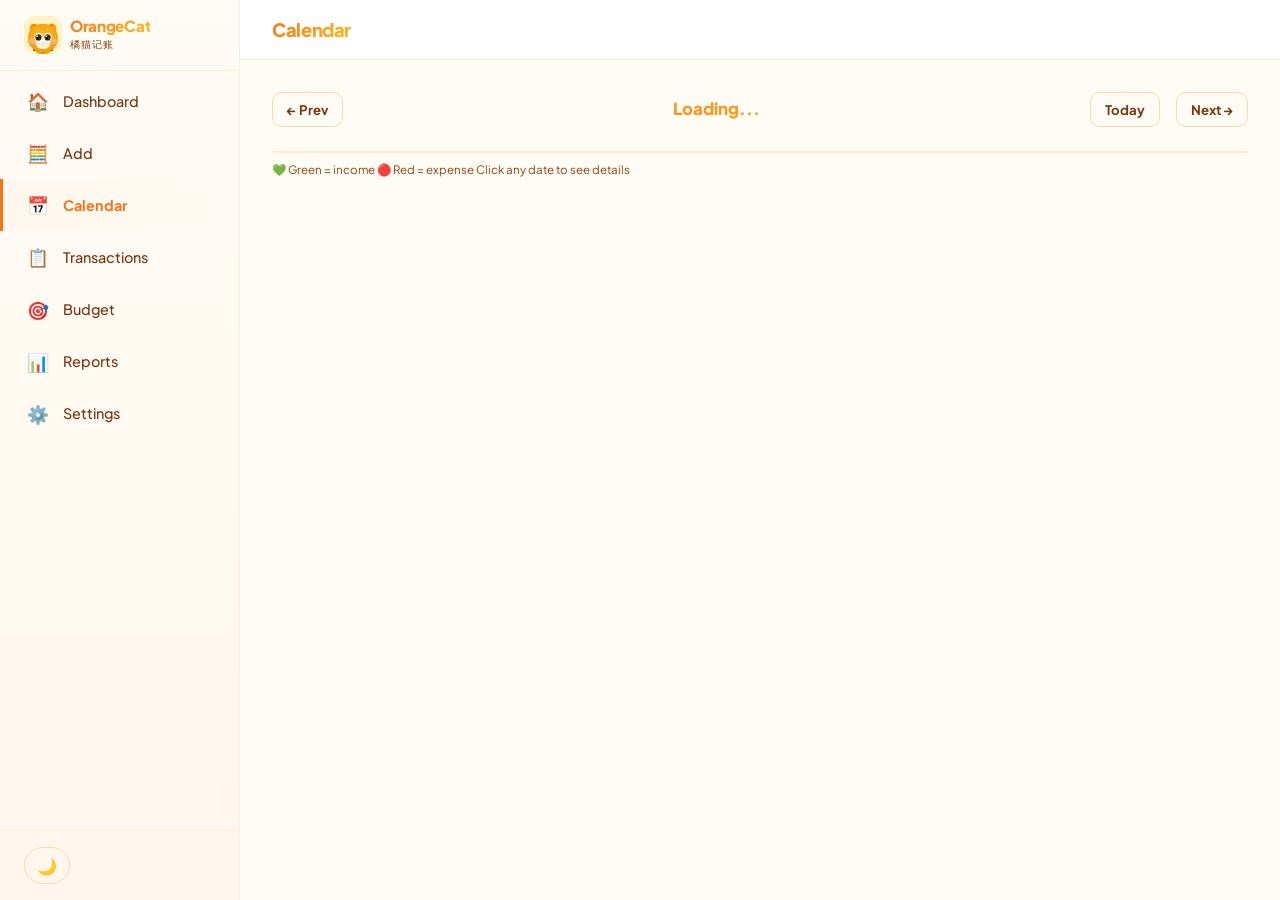
<file: calendar.html>
<!DOCTYPE html>
<html lang="en" data-theme="light">
<head>
  <meta charset="UTF-8">
  <meta name="viewport" content="width=device-width, initial-scale=1.0">
  <title>橘猫记账 OrangeCat Budget — Calendar</title>
  <link rel="icon" type="image/svg+xml" href="assets/icons/favicon.svg">
  <link rel="stylesheet" href="css/style.css">
  <link rel="stylesheet" href="css/calendar.css">
  <link rel="stylesheet" href="css/darkmode.css">
</head>
<body>
<div class="app-shell">

  <aside class="sidebar">
    <div class="sidebar__logo">
      <picture class="sidebar__logo-picture">
        <source srcset="assets/icons/logo-icon-dark.svg" media="(prefers-color-scheme: dark)">
        <img src="assets/icons/logo-icon.svg" alt="橘猫记账" class="sidebar__logo-img" width="38" height="38">
      </picture>
      <div class="sidebar__logo-text-wrap">
        <span class="sidebar__logo-text">OrangeCat</span>
        <span class="sidebar__logo-sub">橘猫记账</span>
      </div>
    </div>
        <nav class="sidebar__nav">
      <a href="index.html"              class="nav-item"><span class="nav-item__icon">🏠</span> <span data-i18n="nav.dashboard">Dashboard</span></a>
      <a href="index.html#calc"         class="nav-item"><span class="nav-item__icon">🧮</span> <span data-i18n="nav.calc">Add</span></a>
      <a href="calendar.html"           class="nav-item active"><span class="nav-item__icon">📅</span> <span data-i18n="nav.calendar">Calendar</span></a>
      <a href="index.html#transactions" class="nav-item"><span class="nav-item__icon">📋</span> <span data-i18n="nav.transactions">Transactions</span></a>
      <a href="budget.html"             class="nav-item"><span class="nav-item__icon">🎯</span> <span data-i18n="nav.budget">Budget</span></a>
      <a href="reports.html"            class="nav-item"><span class="nav-item__icon">📊</span> <span data-i18n="nav.reports">Reports</span></a>
      <a href="settings.html"           class="nav-item"><span class="nav-item__icon">⚙️</span> <span data-i18n="nav.settings">Settings</span></a>
    </nav>
    <div class="sidebar__bottom">
      <button id="theme-toggle"><span id="theme-icon">🌙</span></button>
    </div>
  </aside>

  <main class="main-content">
    <header class="topbar">
      <h1 class="topbar__title" data-i18n="calendar.title">Calendar</h1>
    </header>

    <div class="page-content">
      <div class="section">
        <div class="cal-controls">
          <button class="btn btn--ghost btn--sm" id="cal-prev" data-i18n="calendar.prev">← Prev</button>
          <span id="cal-month-label">Loading...</span>
          <button class="btn btn--ghost btn--sm" id="cal-today" data-i18n="calendar.today">Today</button>
          <button class="btn btn--ghost btn--sm" id="cal-next" data-i18n="calendar.next">Next →</button>
        </div>
        <div class="cal-grid-wrapper">
          <div id="calendar-grid"></div>
        </div>
        <p class="muted" style="margin-top:var(--space-sm);font-size:.72rem" data-i18n="calendar.legend">
          💚 Green = income   🔴 Red = expense   Click any date to see details
        </p>
      </div>
    </div>
  </main>

  <!-- Day detail panel -->
  <div class="day-detail" id="day-detail">
    <div class="day-detail__header">
      <h3 class="day-detail__date" id="day-detail-date">—</h3>
      <button class="icon-btn" id="day-detail-close">✕</button>
    </div>
    <div id="day-detail-body"></div>
  </div>

</div>

<!-- Mobile nav -->
<nav class="mobile-nav">
    <div class="mobile-nav__items">
    <a href="index.html"      class="mobile-nav__item"><span class="mobile-nav__item__icon">🏠</span> <span data-i18n="nav.home">Home</span></a>
    <a href="index.html#calc" class="mobile-nav__item"><span class="mobile-nav__item__icon">🧮</span> <span data-i18n="nav.calc">Add</span></a>
    <a href="budget.html"     class="mobile-nav__item"><span class="mobile-nav__item__icon">🎯</span> <span data-i18n="nav.budget">Budget</span></a>
    <a href="reports.html"    class="mobile-nav__item"><span class="mobile-nav__item__icon">📊</span> <span data-i18n="nav.reports">Reports</span></a>
    <a href="settings.html"   class="mobile-nav__item"><span class="mobile-nav__item__icon">⚙️</span> <span data-i18n="nav.settings">Settings</span></a>
  </div>
</nav>

<script type="module">
import { initApp, applyToDOM } from './js/app.js';
import { initCalendar }        from './js/calendar.js';

await initApp();
await initCalendar();

document.addEventListener('langchange', async () => {
  applyToDOM();
  await initCalendar();
});
</script>
</body>
</html>
</file>
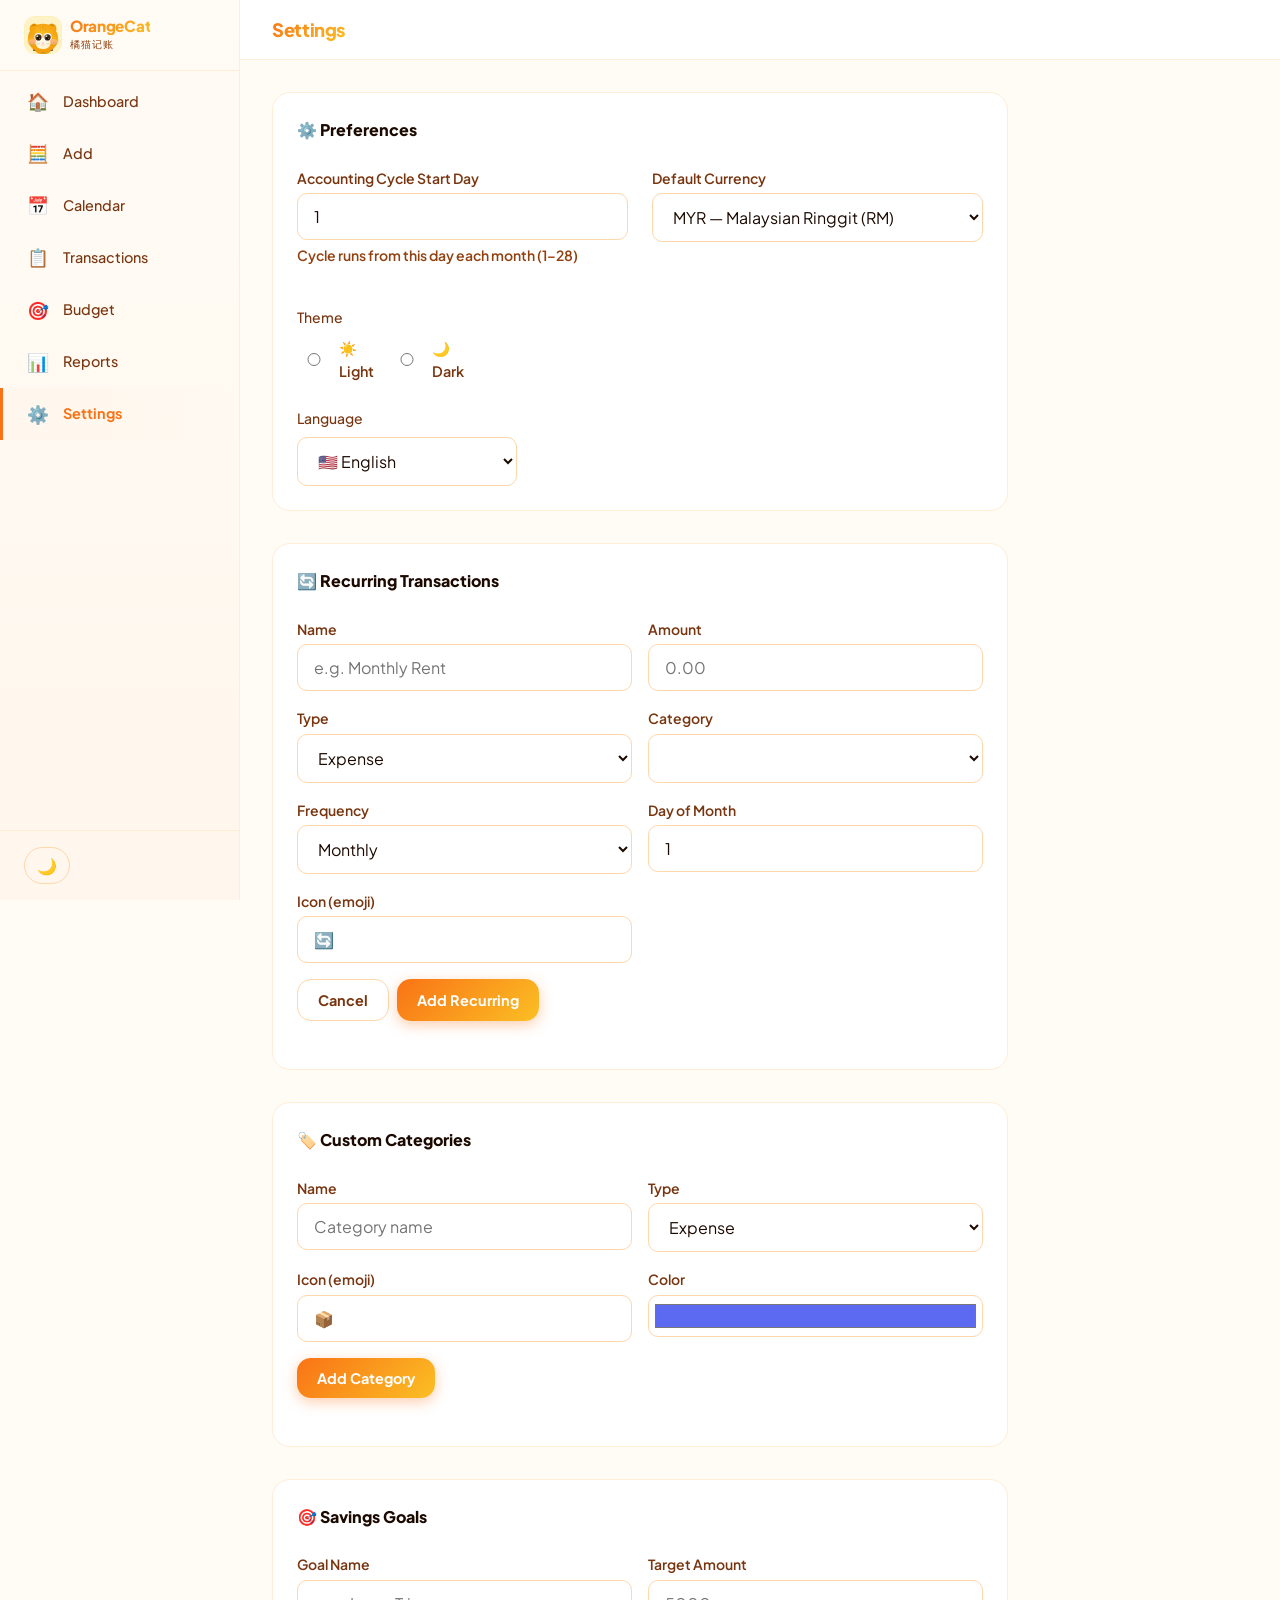
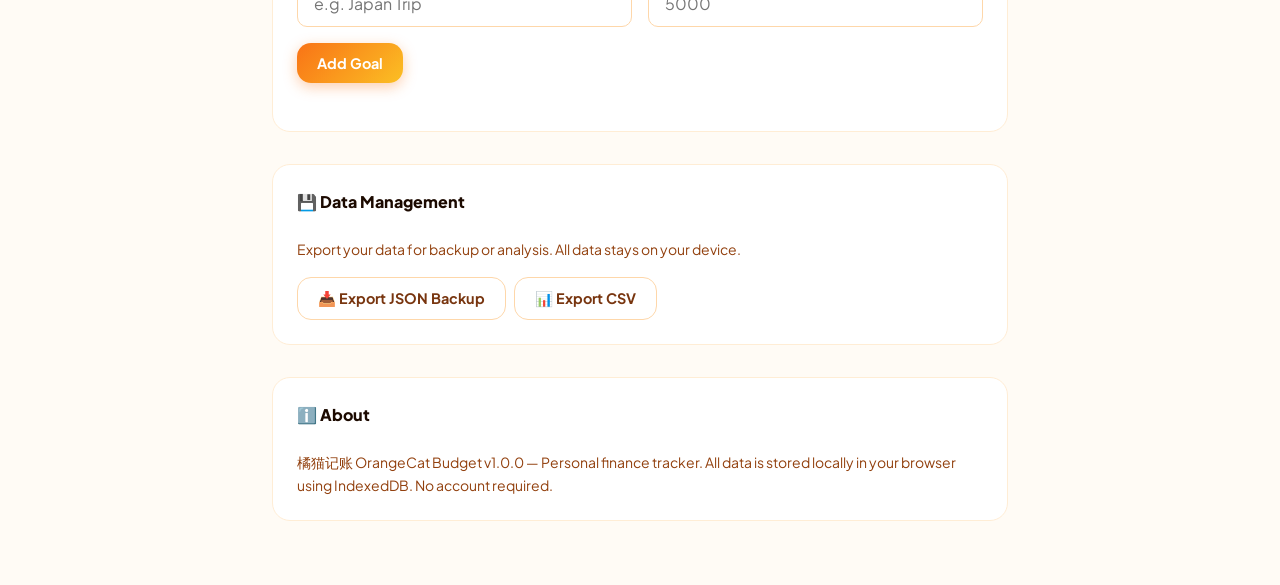
<file: settings.html>
<!DOCTYPE html>
<html lang="en" data-theme="light">
<head>
  <meta charset="UTF-8">
  <meta name="viewport" content="width=device-width, initial-scale=1.0">
  <title>橘猫记账 OrangeCat Budget — Settings</title>
  <link rel="icon" type="image/svg+xml" href="assets/icons/favicon.svg">
  <link rel="stylesheet" href="css/style.css">
  <link rel="stylesheet" href="css/reports.css">
  <link rel="stylesheet" href="css/darkmode.css">
</head>
<body>
<div class="app-shell">

  <aside class="sidebar">
    <div class="sidebar__logo">
      <picture class="sidebar__logo-picture"><source srcset="assets/icons/logo-icon-dark.svg" media="(prefers-color-scheme: dark)"><img src="assets/icons/logo-icon.svg" alt="橘猫记账" class="sidebar__logo-img" width="40" height="40"></picture>
      <div class="sidebar__logo-text-wrap">
        <span class="sidebar__logo-text">OrangeCat</span>
        <span class="sidebar__logo-sub">橘猫记账</span>
      </div>
    </div>
        <nav class="sidebar__nav">
      <a href="index.html"              class="nav-item"><span class="nav-item__icon">🏠</span> <span data-i18n="nav.dashboard">Dashboard</span></a>
      <a href="index.html#calc"         class="nav-item"><span class="nav-item__icon">🧮</span> <span data-i18n="nav.calc">Add</span></a>
      <a href="calendar.html"           class="nav-item"><span class="nav-item__icon">📅</span> <span data-i18n="nav.calendar">Calendar</span></a>
      <a href="index.html#transactions" class="nav-item"><span class="nav-item__icon">📋</span> <span data-i18n="nav.transactions">Transactions</span></a>
      <a href="budget.html"             class="nav-item"><span class="nav-item__icon">🎯</span> <span data-i18n="nav.budget">Budget</span></a>
      <a href="reports.html"            class="nav-item"><span class="nav-item__icon">📊</span> <span data-i18n="nav.reports">Reports</span></a>
      <a href="settings.html"           class="nav-item active"><span class="nav-item__icon">⚙️</span> <span data-i18n="nav.settings">Settings</span></a>
    </nav>
    <div class="sidebar__bottom">
      <button id="theme-toggle"><span id="theme-icon">🌙</span></button>
    </div>
  </aside>

  <main class="main-content">
    <header class="topbar">
      <h1 class="topbar__title" data-i18n="settings.title">Settings</h1>
    </header>

    <div class="page-content" style="max-width:800px">

      <!-- Preferences -->
      <div class="settings-section">
        <h3 class="settings-section__title" data-i18n="settings.preferences">⚙️ Preferences</h3>

        <div class="grid-2" style="gap:var(--space-lg)">
          <div>
            <label style="margin-bottom:var(--space-md)"><span data-i18n="settings.cycleStartLabel">Accounting Cycle Start Day</span>
              <input type="number" id="cycle-start-day" class="field" min="1" max="28" value="1">
              <small class="muted"><span data-i18n="settings.cycleStartHint">Cycle runs from this day each month (1–28)</span></small>
            </label>
          </div>
          <div>
            <label><span data-i18n="settings.currencyLabel">Default Currency</span>
              <select id="currency-select" class="field">
                <option value="MYR">MYR — Malaysian Ringgit (RM)</option>
                <option value="USD">USD — US Dollar ($)</option>
                <option value="EUR">EUR — Euro (€)</option>
                <option value="SGD">SGD — Singapore Dollar (S$)</option>
                <option value="GBP">GBP — British Pound (£)</option>
              </select>
            </label>
          </div>
        </div>

        <div style="margin-top:var(--space-lg)">
          <p style="font-size:0.875rem;font-weight:500;color:var(--color-text-secondary);margin-bottom:var(--space-sm)">Theme</p>
          <div style="display:flex;gap:var(--space-md)">
            <label style="flex-direction:row;align-items:center;gap:var(--space-sm);font-size:0.9rem;cursor:pointer">
              <input type="radio" name="theme" value="light"> <span data-i18n="settings.themeLight">☀️ Light</span>
            </label>
            <label style="flex-direction:row;align-items:center;gap:var(--space-sm);font-size:0.9rem;cursor:pointer">
              <input type="radio" name="theme" value="dark"> <span data-i18n="settings.themeDark">🌙 Dark</span>
            </label>
          </div>
        </div>

        <div style="margin-top:var(--space-lg)">
          <p style="font-size:0.875rem;font-weight:500;color:var(--color-text-secondary);margin-bottom:var(--space-sm)" data-i18n="settings.languageLabel">Language</p>
          <select id="lang-select" class="field" style="max-width:220px">
            <option value="en">🇺🇸 English</option>
            <option value="zh-CN">🇨🇳 简体中文</option>
          </select>
        </div>
      </div>

      <!-- Recurring Transactions -->
      <div class="settings-section">
        <h3 class="settings-section__title" data-i18n="settings.recurring">🔄 Recurring Transactions</h3>

        <form id="recurring-form" style="margin-bottom:var(--space-lg)">
          <div class="grid-2" style="gap:var(--space-md);margin-bottom:var(--space-md)">
            <label><span data-i18n="settings.recName">Name</span> <input type="text" id="rec-name" class="field" data-i18n-placeholder="settings.recNamePlaceholder" placeholder="e.g. Monthly Rent"></label>
            <label><span data-i18n="settings.recAmount">Amount</span> <input type="number" id="rec-amount" class="field" placeholder="0.00" step="0.01" min="0"></label>
            <label><span data-i18n="settings.recType">Type</span>
              <select id="rec-type" class="field">
                <option value="expense" data-i18n="settings.recTypeExpense">Expense</option>
                <option value="income" data-i18n="settings.recTypeIncome">Income</option>
                <option value="savings" data-i18n="settings.recTypeSavings">Savings</option>
              </select>
            </label>
            <label><span data-i18n="settings.recCategory">Category</span> <select id="rec-category" class="field"></select></label>
            <label><span data-i18n="settings.recFrequency">Frequency</span>
              <select id="rec-frequency" class="field">
                <option value="monthly" data-i18n="settings.recFreqMonthly">Monthly</option>
                <option value="weekly" data-i18n="settings.recFreqWeekly">Weekly</option>
              </select>
            </label>
            <label><span data-i18n="settings.recDayOfMonth">Day of Month</span>
              <input type="number" id="rec-day-of-month" class="field" min="1" max="28" value="1">
            </label>
            <label><span data-i18n="settings.recIcon">Icon (emoji)</span>
              <input type="text" id="rec-icon" class="field" placeholder="🔄" maxlength="4">
            </label>
          </div>
          <div style="display:flex;gap:var(--space-sm)">
            <button type="button" class="btn btn--ghost" id="rec-cancel" data-i18n="settings.recCancel">Cancel</button>
            <button type="submit" class="btn btn--primary" data-i18n="settings.recAdd">Add Recurring</button>
          </div>
        </form>

        <div id="recurring-list"></div>
      </div>

      <!-- Custom Categories -->
      <div class="settings-section">
        <h3 class="settings-section__title" data-i18n="settings.categories">🏷️ Custom Categories</h3>

        <form id="cat-form" style="margin-bottom:var(--space-lg)">
          <div class="grid-2" style="gap:var(--space-md);margin-bottom:var(--space-md)">
            <label><span data-i18n="settings.catName">Name</span> <input type="text" id="cat-name" class="field" data-i18n-placeholder="settings.catNamePlaceholder" placeholder="Category name"></label>
            <label><span data-i18n="settings.catType">Type</span>
              <select id="cat-type" class="field">
                <option value="expense" data-i18n="settings.recTypeExpense">Expense</option>
                <option value="income" data-i18n="settings.recTypeIncome">Income</option>
                <option value="savings" data-i18n="settings.recTypeSavings">Savings</option>
              </select>
            </label>
            <label><span data-i18n="settings.catIcon">Icon (emoji)</span> <input type="text" id="cat-icon" class="field" placeholder="📦" maxlength="4"></label>
            <label><span data-i18n="settings.catColor">Color</span> <input type="color" id="cat-color" class="field" value="#5B6AF0" style="height:42px;padding:4px"></label>
          </div>
          <button type="submit" class="btn btn--primary" data-i18n="settings.catAdd">Add Category</button>
        </form>

        <div id="categories-list"></div>
      </div>

      <!-- Savings Goals -->
      <div class="settings-section">
        <h3 class="settings-section__title" data-i18n="settings.savingsGoals">🎯 Savings Goals</h3>

        <form id="goal-form" style="margin-bottom:var(--space-lg)">
          <div class="grid-2" style="gap:var(--space-md);margin-bottom:var(--space-md)">
            <label><span data-i18n="settings.goalName">Goal Name</span> <input type="text" id="goal-name" class="field" data-i18n-placeholder="settings.goalNamePlaceholder" placeholder="e.g. Japan Trip"></label>
            <label><span data-i18n="settings.goalTarget">Target Amount</span> <input type="number" id="goal-target" class="field" placeholder="5000" min="0" step="0.01"></label>
          </div>
          <button type="submit" class="btn btn--primary" data-i18n="settings.goalAdd">Add Goal</button>
        </form>

        <div id="goals-list"></div>
      </div>

      <!-- Data Management -->
      <div class="settings-section">
        <h3 class="settings-section__title" data-i18n="settings.dataManagement">💾 Data Management</h3>
        <p class="muted" style="margin-bottom:var(--space-md)" data-i18n="settings.dataHint">Export your data for backup or analysis. All data stays on your device.</p>
        <div style="display:flex;gap:var(--space-sm);flex-wrap:wrap">
          <button class="btn btn--ghost" id="export-btn" data-i18n="settings.exportJson">📥 Export JSON Backup</button>
          <button class="btn btn--ghost" id="export-csv-btn" data-i18n="settings.exportCsv">📊 Export CSV</button>
        </div>
      </div>

      <!-- About -->
      <div class="settings-section">
        <h3 class="settings-section__title" data-i18n="settings.about">ℹ️ About</h3>
        <p class="muted">橘猫记账 OrangeCat Budget v1.0.0 — Personal finance tracker. All data is stored locally in your browser using IndexedDB. No account required.</p>
      </div>

    </div>
  </main>
</div>

<nav class="mobile-nav">
    <div class="mobile-nav__items">
    <a href="index.html"      class="mobile-nav__item"><span class="mobile-nav__item__icon">🏠</span> <span data-i18n="nav.home">Home</span></a>
    <a href="index.html#calc" class="mobile-nav__item"><span class="mobile-nav__item__icon">🧮</span> <span data-i18n="nav.calc">Add</span></a>
    <a href="budget.html"     class="mobile-nav__item"><span class="mobile-nav__item__icon">🎯</span> <span data-i18n="nav.budget">Budget</span></a>
    <a href="reports.html"    class="mobile-nav__item"><span class="mobile-nav__item__icon">📊</span> <span data-i18n="nav.reports">Reports</span></a>
    <a href="settings.html"   class="mobile-nav__item active"><span class="mobile-nav__item__icon">⚙️</span> <span data-i18n="nav.settings">Settings</span></a>
  </div>
</nav>

<script type="module">
import { initApp, applyToDOM } from './js/app.js';
import { initSettings } from './js/settings.js';
import { initRecurring } from './js/recurring.js';

await initApp();
await initSettings();
await initRecurring();

document.addEventListener('langchange', async () => {
  applyToDOM();
  await initSettings();
  await initRecurring();
});
</script>
</body>
</html>
</file>
<file: css/style.css>
/* ============================================================
   style.css — OrangeCat Budget · Orange Gradient Design System
   ============================================================ */

@import url('https://fonts.googleapis.com/css2?family=Plus+Jakarta+Sans:wght@400;500;600;700;800&family=JetBrains+Mono:wght@400;500&display=swap');

/* ═══ DESIGN TOKENS — LIGHT ═════════════════════════════════ */
:root {
  /* Orange palette */
  --o50:  #FFF7ED; --o100: #FFEDD5; --o200: #FED7AA;
  --o300: #FDBA74; --o400: #FB923C; --o500: #F97316;
  --o600: #EA580C; --o700: #C2410C;
  --a400: #FBBF24; --a500: #F59E0B;

  /* Brand */
  --color-primary:       #F97316;
  --color-primary-hover: #EA580C;
  --color-primary-light: #FFF7ED;

  /* Gradients */
  --grad-primary:  linear-gradient(135deg,#F97316 0%,#FBBF24 100%);
  --grad-hero:     linear-gradient(160deg,#F97316 0%,#FBBF24 55%,#FDE68A 100%);
  --grad-warm:     linear-gradient(135deg,#FB923C 0%,#F59E0B 100%);
  --grad-card:     linear-gradient(135deg,#FFF7ED 0%,#FFEDD5 100%);
  --grad-sidebar:  linear-gradient(180deg,#FFFBF5 0%,#FFF7ED 100%);

  /* Surfaces */
  --color-bg:             #FFFBF5;
  --color-surface:        #FFFFFF;
  --color-surface-alt:    #FFF7ED;
  --color-border:         #FED7AA;
  --color-border-subtle:  #FFEDD5;

  /* Text */
  --color-text:           #1C0A00;
  --color-text-secondary: #78350F;
  --color-text-muted:     #92400E;

  /* Semantic */
  --color-income:     #16A34A; --color-income-bg:  #F0FDF4;
  --color-expense:    #DC2626; --color-expense-bg: #FEF2F2;
  --color-savings:    #2563EB; --color-savings-bg: #EFF6FF;

  /* Shadows */
  --shadow-sm: 0 1px 4px rgba(249,115,22,.08);
  --shadow-md: 0 4px 16px rgba(249,115,22,.13);
  --shadow-lg: 0 10px 40px rgba(249,115,22,.16);
  --shadow-glow: 0 0 24px rgba(249,115,22,.28);

  /* Shape */
  --radius-sm:   10px; --radius-md:  14px;
  --radius-lg:   18px; --radius-xl:  24px;
  --radius-2xl:  32px; --radius-full:9999px;

  /* Space */
  --space-xs:4px; --space-sm:8px; --space-md:16px;
  --space-lg:24px;--space-xl:32px;--space-2xl:48px;

  /* Type */
  --font-body: 'Plus Jakarta Sans',-apple-system,sans-serif;
  --font-mono: 'JetBrains Mono',monospace;

  /* Motion */
  --transition:     200ms ease;
  --transition-slow:350ms ease;
  --spring: cubic-bezier(.34,1.56,.64,1);

  /* Layout */
  --nav-width: 240px;
  --topbar-h:  60px;
}

/* ═══ DESIGN TOKENS — DARK ══════════════════════════════════ */
[data-theme="dark"] {
  --color-bg:            #150800;
  --color-surface:       #1E0E00;
  --color-surface-alt:   #2A1500;
  --color-border:        #7C2D12;
  --color-border-subtle: #431407;

  --color-text:           #FFF7ED;
  --color-text-secondary: #FDBA74;
  --color-text-muted:     #FB923C;

  --color-primary:       #FB923C;
  --color-primary-hover: #F97316;
  --color-primary-light: #431407;

  --grad-primary:  linear-gradient(135deg,#EA580C 0%,#D97706 100%);
  --grad-hero:     linear-gradient(160deg,#C2410C 0%,#D97706 55%,#92400E 100%);
  --grad-card:     linear-gradient(135deg,#1E0E00 0%,#2A1500 100%);
  --grad-sidebar:  linear-gradient(180deg,#1E0E00 0%,#150800 100%);

  --color-income:     #4ADE80; --color-income-bg:  #052E16;
  --color-expense:    #F87171; --color-expense-bg: #2D0A0A;
  --color-savings:    #60A5FA; --color-savings-bg: #0C1A35;

  --shadow-sm: 0 1px 4px rgba(0,0,0,.4);
  --shadow-md: 0 4px 16px rgba(0,0,0,.5);
  --shadow-lg: 0 10px 40px rgba(0,0,0,.6);
}

/* ═══ RESET ══════════════════════════════════════════════════ */
*,*::before,*::after{box-sizing:border-box;margin:0;padding:0}
html{font-size:16px;-webkit-font-smoothing:antialiased;-webkit-tap-highlight-color:transparent}
body{font-family:var(--font-body);background:var(--color-bg);color:var(--color-text);line-height:1.6;min-height:100dvh;transition:background var(--transition-slow),color var(--transition-slow)}
a{color:var(--color-primary);text-decoration:none}
a:hover{text-decoration:underline}
img,video{max-width:100%;display:block}
button{cursor:pointer;font-family:inherit;-webkit-tap-highlight-color:transparent}
input,select,textarea{
  font-family:inherit;font-size:1rem;color:var(--color-text);
  background:var(--color-surface);border:1.5px solid var(--color-border);
  border-radius:var(--radius-sm);padding:12px 16px;
  transition:border-color var(--transition),box-shadow var(--transition);
  width:100%;outline:none
}
input:focus,select:focus,textarea:focus{
  border-color:var(--color-primary);
  box-shadow:0 0 0 3px rgba(249,115,22,.15)
}
label{display:flex;flex-direction:column;gap:var(--space-xs);font-size:.875rem;font-weight:600;color:var(--color-text-secondary)}

/* ═══ SHELL ══════════════════════════════════════════════════ */
.app-shell{display:flex;min-height:100dvh}

/* ── Sidebar ─────────────────────────────────────────────── */
.sidebar{
  width:var(--nav-width);
  background:var(--grad-sidebar);
  border-right:1.5px solid var(--color-border-subtle);
  display:flex;flex-direction:column;
  position:fixed;top:0;left:0;height:100dvh;
  z-index:100;transition:transform var(--transition-slow)
}

.sidebar__logo{
  padding:var(--space-md) var(--space-lg);
  border-bottom:1px solid var(--color-border-subtle);
  display:flex;align-items:center;gap:var(--space-sm)
}

.sidebar__logo-img{
  width:38px;height:38px;border-radius:11px;
  flex-shrink:0;object-fit:contain;
  transition:transform var(--transition)
}
.sidebar__logo-img:hover{transform:scale(1.1) rotate(-4deg)}

.sidebar__logo-text-wrap{display:flex;flex-direction:column;gap:1px}

.sidebar__logo-text{
  font-size:.95rem;font-weight:800;letter-spacing:-.02em;line-height:1.2;
  background:var(--grad-primary);
  -webkit-background-clip:text;-webkit-text-fill-color:transparent;background-clip:text
}
.sidebar__logo-sub{font-size:.65rem;font-weight:500;color:var(--color-text-muted);letter-spacing:.1em}

.sidebar__nav{flex:1;padding:var(--space-xs) 0;overflow-y:auto}

.nav-item{
  display:flex;align-items:center;gap:var(--space-md);
  padding:12px var(--space-lg);
  color:var(--color-text-secondary);font-weight:500;font-size:.9rem;
  transition:all var(--transition);border-left:3px solid transparent;
  text-decoration:none
}
.nav-item:hover{background:var(--color-surface-alt);color:var(--color-primary);text-decoration:none}
.nav-item.active{
  background:linear-gradient(90deg,var(--o50) 0%,transparent 100%);
  color:var(--color-primary);border-left-color:var(--color-primary);font-weight:700
}
[data-theme="dark"] .nav-item.active{background:linear-gradient(90deg,rgba(249,115,22,.15) 0%,transparent 100%)}
.nav-item__icon{font-size:1.1rem;width:20px;text-align:center}

.sidebar__bottom{padding:var(--space-md) var(--space-lg);border-top:1px solid var(--color-border-subtle)}

/* ── Main ────────────────────────────────────────────────── */
.main-content{margin-left:var(--nav-width);flex:1;display:flex;flex-direction:column;min-height:100dvh}

/* ── Topbar ──────────────────────────────────────────────── */
.topbar{
  height:var(--topbar-h);
  background:rgba(255,255,255,.92);
  border-bottom:1px solid var(--color-border-subtle);
  display:flex;align-items:center;justify-content:space-between;
  padding:0 var(--space-xl);
  position:sticky;top:0;z-index:50;
  backdrop-filter:blur(16px);-webkit-backdrop-filter:blur(16px)
}
[data-theme="dark"] .topbar{background:rgba(30,14,0,.92)}

.topbar__title{
  font-size:1.15rem;font-weight:800;letter-spacing:-.02em;
  background:var(--grad-primary);
  -webkit-background-clip:text;-webkit-text-fill-color:transparent;background-clip:text
}
.topbar__actions{display:flex;align-items:center;gap:var(--space-sm)}

/* ── Page content ────────────────────────────────────────── */
.page-content{padding:var(--space-xl);max-width:1200px;width:100%}

/* ═══ CARDS ══════════════════════════════════════════════════ */
.card{
  background:var(--color-surface);
  border:1.5px solid var(--color-border-subtle);
  border-radius:var(--radius-lg);padding:var(--space-lg);
  box-shadow:var(--shadow-sm);
  transition:box-shadow var(--transition),transform var(--transition)
}
.card:hover{box-shadow:var(--shadow-md)}

.card__label{font-size:.72rem;font-weight:700;text-transform:uppercase;letter-spacing:.07em;color:var(--color-text-muted);margin-bottom:var(--space-xs)}
.card__amount{font-size:1.7rem;font-weight:800;letter-spacing:-.03em;font-family:var(--font-mono)}

/* Coloured summary cards */
.card--income {background:linear-gradient(135deg,#F0FDF4 0%,#DCFCE7 100%);border-color:#86EFAC}
.card--expense{background:linear-gradient(135deg,#FEF2F2 0%,#FEE2E2 100%);border-color:#FCA5A5}
.card--savings{background:linear-gradient(135deg,#EFF6FF 0%,#DBEAFE 100%);border-color:#93C5FD}
.card--balance{background:var(--grad-card);border-color:var(--color-border)}

[data-theme="dark"] .card--income {background:linear-gradient(135deg,#052E16 0%,#14532D 100%);border-color:#166534}
[data-theme="dark"] .card--expense{background:linear-gradient(135deg,#2D0A0A 0%,#450A0A 100%);border-color:#7F1D1D}
[data-theme="dark"] .card--savings{background:linear-gradient(135deg,#0C1A35 0%,#1E3A5F 100%);border-color:#1E40AF}

.card--income  .card__amount{color:var(--color-income)}
.card--expense .card__amount{color:var(--color-expense)}
.card--savings .card__amount{color:var(--color-savings)}
.card--balance .card__amount{color:var(--color-text)}

.summary-grid{
  display:grid;
  grid-template-columns:repeat(auto-fit,minmax(180px,1fr));
  gap:var(--space-md);margin-bottom:var(--space-xl)
}

/* ═══ BUTTONS ════════════════════════════════════════════════ */
.btn{
  display:inline-flex;align-items:center;justify-content:center;
  gap:var(--space-xs);padding:11px 20px;border-radius:var(--radius-md);
  font-size:.9rem;font-weight:700;border:none;
  transition:all var(--transition);white-space:nowrap;
  -webkit-tap-highlight-color:transparent
}

.btn--primary{
  background:var(--grad-primary);color:#fff;
  box-shadow:0 4px 14px rgba(249,115,22,.35)
}
.btn--primary:hover{
  filter:brightness(1.05);transform:translateY(-2px);
  box-shadow:0 6px 20px rgba(249,115,22,.45)
}
.btn--primary:active{transform:translateY(0);filter:brightness(.97)}

.btn--ghost{
  background:transparent;color:var(--color-text-secondary);
  border:1.5px solid var(--color-border)
}
.btn--ghost:hover{background:var(--color-surface-alt);color:var(--color-primary);border-color:var(--color-primary)}

.btn--sm{padding:8px 14px;font-size:.825rem;border-radius:var(--radius-sm)}

.icon-btn{
  background:transparent;border:none;
  padding:6px;font-size:1rem;border-radius:var(--radius-sm);
  transition:all var(--transition);color:var(--color-text-muted);
  min-width:38px;min-height:38px;
  display:inline-flex;align-items:center;justify-content:center
}
.icon-btn:hover{background:var(--color-surface-alt);color:var(--color-primary)}

/* ═══ SECTIONS ═══════════════════════════════════════════════ */
.section{margin-bottom:var(--space-xl)}
.section__header{display:flex;align-items:center;justify-content:space-between;margin-bottom:var(--space-md)}
.section__title{font-size:1rem;font-weight:800;letter-spacing:-.01em}

/* ═══ TRANSACTION ROWS ═══════════════════════════════════════ */
.tx-row{
  display:flex;align-items:center;gap:var(--space-md);
  padding:13px 0;border-bottom:1px solid var(--color-border-subtle)
}
.tx-row:last-child{border-bottom:none}

.tx-row__icon{
  font-size:1.35rem;width:44px;height:44px;
  display:flex;align-items:center;justify-content:center;
  background:var(--color-surface-alt);border-radius:var(--radius-md);flex-shrink:0
}
.tx-row__info{flex:1;min-width:0}
.tx-row__desc{display:block;font-weight:600;font-size:.9rem;white-space:nowrap;overflow:hidden;text-overflow:ellipsis}
.tx-row__meta{display:block;font-size:.75rem;color:var(--color-text-muted)}
.tx-row__amount{font-weight:700;font-family:var(--font-mono);font-size:.9rem;white-space:nowrap}

.tx--income  .tx-row__amount{color:var(--color-income)}
.tx--expense .tx-row__amount{color:var(--color-expense)}
.tx--savings .tx-row__amount{color:var(--color-savings)}

/* ═══ TAGS / BADGES ══════════════════════════════════════════ */
.tag{
  display:inline-block;padding:3px 10px;border-radius:var(--radius-full);
  font-size:.68rem;font-weight:700;text-transform:uppercase;letter-spacing:.05em;
  background:var(--color-surface-alt);color:var(--color-text-muted)
}
.tag--income {background:var(--color-income-bg);color:var(--color-income)}
.tag--expense{background:var(--color-expense-bg);color:var(--color-expense)}
.tag--savings{background:var(--color-savings-bg);color:var(--color-savings)}

.badge{display:inline-block;padding:3px 10px;border-radius:var(--radius-full);font-size:.68rem;font-weight:700;background:var(--color-surface-alt);color:var(--color-text-secondary)}
.badge--urgent{background:#FEE2E2;color:#DC2626}
.badge--soon  {background:#FEF3C7;color:#D97706}

/* ═══ PROGRESS BAR ═══════════════════════════════════════════ */
.progress-bar{height:8px;background:var(--color-border-subtle);border-radius:var(--radius-full);overflow:hidden}
.progress-bar__fill{height:100%;background:var(--grad-primary);border-radius:var(--radius-full);transition:width .7s var(--spring)}

/* ═══ EMPTY STATE ════════════════════════════════════════════ */
.empty-state{text-align:center;padding:var(--space-2xl) var(--space-xl);color:var(--color-text-muted)}
.empty-state__icon{font-size:2.8rem;display:block;margin-bottom:var(--space-sm)}
.empty-state p{font-size:.9rem}

/* ═══ MODAL / BOTTOM SHEET ═══════════════════════════════════ */
.modal{
  display:none;position:fixed;inset:0;
  background:rgba(28,10,0,.55);z-index:200;
  align-items:center;justify-content:center;
  padding:var(--space-md);backdrop-filter:blur(6px)
}
.modal--open{display:flex}

.modal__box{
  background:var(--color-surface);border-radius:var(--radius-xl);
  padding:var(--space-xl);width:100%;max-width:480px;
  box-shadow:var(--shadow-lg);
  animation:modal-in .25s var(--spring);
  border:1px solid var(--color-border-subtle)
}
@keyframes modal-in{from{opacity:0;transform:scale(.92) translateY(16px)}to{opacity:1;transform:scale(1) translateY(0)}}

.modal__header{display:flex;align-items:center;justify-content:space-between;margin-bottom:var(--space-lg)}
.modal__title{font-size:1.1rem;font-weight:800}
.modal__close{
  font-size:1rem;background:var(--color-surface-alt);border:none;cursor:pointer;
  color:var(--color-text-muted);width:32px;height:32px;border-radius:var(--radius-full);
  display:flex;align-items:center;justify-content:center;transition:all var(--transition)
}
.modal__close:hover{background:var(--color-border);color:var(--color-text)}

/* ═══ TOAST ══════════════════════════════════════════════════ */
#toast-container{position:fixed;bottom:var(--space-xl);right:var(--space-xl);z-index:999;display:flex;flex-direction:column;gap:var(--space-sm)}

.toast{
  padding:12px 20px;background:var(--color-text);color:var(--color-bg);
  border-radius:var(--radius-md);font-size:.875rem;font-weight:600;
  box-shadow:var(--shadow-lg);opacity:0;transform:translateX(16px);
  transition:opacity var(--transition),transform var(--transition);max-width:320px
}
.toast--visible{opacity:1;transform:translateX(0)}
.toast--success{background:var(--grad-primary);color:#fff}
.toast--error  {background:var(--color-expense);color:#fff}

/* ═══ MOBILE NAV ══════════════════════════════════════════════ */
.mobile-nav{
  display:none;position:fixed;bottom:0;left:0;right:0;
  background:var(--color-surface);
  border-top:1px solid var(--color-border-subtle);
  z-index:100;
  padding:6px 0 calc(6px + env(safe-area-inset-bottom));
  box-shadow:0 -4px 20px rgba(249,115,22,.08)
}
.mobile-nav__items{display:flex;justify-content:space-around;align-items:center}
.mobile-nav__item{
  display:flex;flex-direction:column;align-items:center;gap:2px;
  padding:5px 8px;font-size:.62rem;font-weight:700;
  color:var(--color-text-muted);text-decoration:none;
  border-radius:var(--radius-md);transition:all var(--transition);
  min-width:48px;-webkit-tap-highlight-color:transparent
}
.mobile-nav__item.active{color:var(--color-primary)}
.mobile-nav__item__icon{font-size:1.3rem;line-height:1;transition:transform var(--transition)}
.mobile-nav__item.active .mobile-nav__item__icon{transform:scale(1.18)}

/* ── Theme toggle ────────────────────────────────────────── */
#theme-toggle{
  background:var(--color-surface-alt);border:1.5px solid var(--color-border);
  border-radius:var(--radius-full);padding:7px 12px;font-size:1rem;
  cursor:pointer;transition:all var(--transition)
}
#theme-toggle:hover{background:var(--color-border);box-shadow:var(--shadow-sm)}

/* ═══ HELPERS ════════════════════════════════════════════════ */
.muted{color:var(--color-text-muted);font-size:.875rem}
.section-label{font-size:.75rem;font-weight:700;text-transform:uppercase;letter-spacing:.07em;color:var(--color-text-muted);margin:var(--space-md) 0 var(--space-sm)}
.grid-2{display:grid;grid-template-columns:1fr 1fr;gap:var(--space-md)}
.field{width:100%}
.cycle-label{font-size:.78rem;color:var(--color-text-muted);margin-bottom:var(--space-lg);display:flex;align-items:center;gap:var(--space-xs)}

/* ═══ USER BADGE ═════════════════════════════════════════════ */
.user-badge{display:flex;align-items:center;gap:var(--space-sm);padding:var(--space-sm) 0;margin-bottom:var(--space-sm)}
.user-badge__avatar{width:34px;height:34px;border-radius:var(--radius-full);flex-shrink:0;object-fit:cover;border:2px solid var(--color-border)}
.user-badge__initials{width:34px;height:34px;border-radius:var(--radius-full);background:var(--grad-primary);color:#fff;display:flex;align-items:center;justify-content:center;font-size:.75rem;font-weight:800;flex-shrink:0}
.user-badge__info{flex:1;min-width:0;display:flex;flex-direction:column;gap:1px}
.user-badge__name{font-size:.825rem;font-weight:700;color:var(--color-text);white-space:nowrap;overflow:hidden;text-overflow:ellipsis}
.user-badge__signout{font-size:.72rem;color:var(--color-text-muted);background:none;border:none;cursor:pointer;padding:0;text-align:left;font-family:inherit;transition:color var(--transition)}
.user-badge__signout:hover{color:var(--color-expense)}

/* ═══ SCROLLBAR ══════════════════════════════════════════════ */
::-webkit-scrollbar{width:5px;height:5px}
::-webkit-scrollbar-track{background:transparent}
::-webkit-scrollbar-thumb{background:var(--color-border);border-radius:3px}
::-webkit-scrollbar-thumb:hover{background:var(--color-primary)}

/* ═══ RESPONSIVE ══════════════════════════════════════════════ */
@media(max-width:768px){
  .sidebar{transform:translateX(-100%)}
  .sidebar.sidebar--open{transform:translateX(0)}
  .main-content{margin-left:0;padding-bottom:76px}
  .mobile-nav{display:block}
  .topbar{padding:0 var(--space-md)}
  .page-content{padding:var(--space-md)}
  .summary-grid{grid-template-columns:1fr 1fr;gap:var(--space-sm)}
  .grid-2{grid-template-columns:1fr}
  .card{padding:var(--space-md)}
  .card__amount{font-size:1.35rem}

  /* All modals → bottom sheet on mobile */
  .modal{align-items:flex-end;padding:0}
  .modal__box{
    border-radius:var(--radius-xl) var(--radius-xl) 0 0;
    max-width:100%;max-height:92dvh;overflow-y:auto;
    padding-bottom:calc(var(--space-xl) + env(safe-area-inset-bottom));
    animation:sheet-up .3s var(--spring)
  }
  @keyframes sheet-up{from{transform:translateY(100%);opacity:.7}to{transform:translateY(0);opacity:1}}
}

@media(max-width:480px){
  .card__amount{font-size:1.2rem}
  .topbar__title{font-size:1rem}
}

@media(prefers-reduced-motion:reduce){
  *,*::before,*::after{transition-duration:.01ms!important;animation-duration:.01ms!important}
}
</file>
<file: css/calendar.css>
/* calendar.css */

.cal-controls{display:flex;align-items:center;gap:var(--space-md);margin-bottom:var(--space-lg)}
#cal-month-label{font-size:1.05rem;font-weight:800;flex:1;text-align:center;background:var(--grad-primary);-webkit-background-clip:text;-webkit-text-fill-color:transparent;background-clip:text}

.cal-grid-wrapper{background:var(--color-surface);border:1.5px solid var(--color-border-subtle);border-radius:var(--radius-lg);overflow:hidden;box-shadow:var(--shadow-sm)}

#calendar-grid{display:grid;grid-template-columns:repeat(7,1fr)}

.cal-header-cell{
  padding:10px 0;text-align:center;font-size:.7rem;font-weight:700;
  text-transform:uppercase;letter-spacing:.05em;color:var(--color-text-muted);
  background:var(--color-surface-alt);border-bottom:1px solid var(--color-border-subtle)
}

.cal-cell{
  min-height:80px;padding:var(--space-xs);
  border-right:1px solid var(--color-border-subtle);
  border-bottom:1px solid var(--color-border-subtle);
  cursor:pointer;transition:background var(--transition);
  display:flex;flex-direction:column;gap:2px
}
.cal-cell:hover:not(.cal-cell--empty){background:var(--o50)}
[data-theme="dark"] .cal-cell:hover:not(.cal-cell--empty){background:rgba(249,115,22,.06)}
.cal-cell--empty{cursor:default;background:var(--color-bg);opacity:.4}
.cal-cell--has-data{background:var(--o50)}
[data-theme="dark"] .cal-cell--has-data{background:rgba(249,115,22,.08)}

.cal-cell--today .cal-cell__day{
  background:var(--grad-primary);color:#fff;border-radius:var(--radius-full);
  width:24px;height:24px;display:flex;align-items:center;justify-content:center
}
.cal-cell__day{font-size:.78rem;font-weight:600;color:var(--color-text);line-height:24px;padding:0 2px}
.cal-cell__income{font-size:.62rem;font-weight:700;color:var(--color-income);white-space:nowrap;overflow:hidden;text-overflow:ellipsis}
.cal-cell__expense{font-size:.62rem;font-weight:700;color:var(--color-expense);white-space:nowrap;overflow:hidden;text-overflow:ellipsis}

/* Day detail panel */
.day-detail{
  position:fixed;right:-440px;top:0;width:400px;height:100dvh;
  background:var(--color-surface);border-left:1.5px solid var(--color-border-subtle);
  box-shadow:var(--shadow-lg);z-index:150;display:flex;flex-direction:column;
  transition:right var(--transition-slow);overflow:hidden
}
.day-detail--open{right:0}
.day-detail__header{
  padding:var(--space-lg);border-bottom:1px solid var(--color-border-subtle);
  display:flex;align-items:center;justify-content:space-between;flex-shrink:0;
  background:var(--grad-card)
}
.day-detail__date{font-size:1.05rem;font-weight:800}
#day-detail-body{padding:var(--space-lg);overflow-y:auto;flex:1}

.day-summary{
  display:flex;gap:var(--space-md);margin-bottom:var(--space-md);
  padding:var(--space-md);background:var(--color-surface-alt);
  border-radius:var(--radius-md);font-size:.875rem;font-weight:600
}
.day-summary__income{color:var(--color-income)}
.day-summary__expense{color:var(--color-expense)}

@media(max-width:768px){
  .cal-cell{min-height:52px}
  .cal-cell__income,.cal-cell__expense{display:none}
  .day-detail{width:100%;right:-100%}
}
</file>
<file: css/darkmode.css>
/* darkmode.css — Dark mode supplemental overrides */

[data-theme="dark"] { color-scheme: dark }

/* Logo */
[data-theme="dark"] .sidebar__logo-img { content:url("../assets/icons/logo-icon-dark.svg");box-shadow:0 0 0 2px rgba(251,191,36,.2) }

/* Calendar */
[data-theme="dark"] .cal-cell--has-data { background:rgba(249,115,22,.1) }
[data-theme="dark"] .cal-cell--has-data:hover { background:rgba(249,115,22,.16) }
[data-theme="dark"] .cal-cell--today .cal-cell__day { background:var(--grad-primary) }

/* Chat bubble user */
[data-theme="dark"] .chat-bubble--user .chat-bubble__body { background:var(--grad-primary);border-color:transparent }

/* Inputs */
[data-theme="dark"] input[type="date"]::-webkit-calendar-picker-indicator { filter:invert(.8) sepia(.5) saturate(2) hue-rotate(10deg) }
[data-theme="dark"] select option { background:var(--color-surface) }

/* Period switcher */
[data-theme="dark"] .period-switcher .btn.active { background:rgba(249,115,22,.2);color:var(--color-primary);box-shadow:none }

/* Badges */
[data-theme="dark"] .badge--urgent { background:rgba(220,38,38,.2) }
[data-theme="dark"] .badge--soon   { background:rgba(217,119,6,.2) }
</file>
<file: css/reports.css>
/* reports.css — Reports, chat, recurring, settings styles */

/* ── Period switcher ─────────────────────────────────────── */
.period-switcher{display:flex;gap:var(--space-xs);background:var(--color-surface-alt);border-radius:var(--radius-md);padding:4px}
.period-switcher .btn{background:transparent;color:var(--color-text-secondary);border:none;padding:7px 14px;border-radius:var(--radius-sm)}
.period-switcher .btn.active{background:var(--grad-primary);color:#fff;box-shadow:var(--shadow-sm)}

/* ── Charts ──────────────────────────────────────────────── */
.charts-grid{display:grid;grid-template-columns:1fr 1fr;gap:var(--space-xl);margin-bottom:var(--space-xl)}
.chart-card{background:var(--color-surface);border:1.5px solid var(--color-border-subtle);border-radius:var(--radius-lg);padding:var(--space-lg);box-shadow:var(--shadow-sm)}
.chart-card__title{font-size:.78rem;font-weight:700;color:var(--color-text-muted);margin-bottom:var(--space-md);text-transform:uppercase;letter-spacing:.05em}
.chart-card canvas{max-height:260px}

/* ── Reports summary cards ───────────────────────────────── */
.reports-summary{display:grid;grid-template-columns:repeat(4,1fr);gap:var(--space-md);margin-bottom:var(--space-xl)}

/* ── Filter bar ──────────────────────────────────────────── */
.filter-bar{display:flex;gap:var(--space-sm);align-items:center;flex-wrap:wrap;margin-bottom:var(--space-lg)}
.filter-bar input,.filter-bar select{flex:1;min-width:130px;max-width:180px}
.filter-bar .btn{flex-shrink:0}

/* ── Transactions table ──────────────────────────────────── */
.tx-table-wrapper{background:var(--color-surface);border:1.5px solid var(--color-border-subtle);border-radius:var(--radius-lg);overflow:hidden;box-shadow:var(--shadow-sm)}
.tx-table{width:100%;border-collapse:collapse;font-size:.875rem}
.tx-table th{
  padding:12px 16px;text-align:left;font-size:.7rem;font-weight:700;
  text-transform:uppercase;letter-spacing:.05em;color:var(--color-text-muted);
  background:var(--color-surface-alt);border-bottom:1px solid var(--color-border-subtle)
}
.tx-table td{padding:12px 16px;border-bottom:1px solid var(--color-border-subtle);vertical-align:middle}
.tx-table tr:last-child td{border-bottom:none}
.tx-table tr:hover td{background:var(--color-surface-alt)}

/* ── Chat container ──────────────────────────────────────── */
.chat-container{display:flex;flex-direction:column;height:calc(100dvh - var(--topbar-h))}

#chat-messages{flex:1;overflow-y:auto;padding:var(--space-md);display:flex;flex-direction:column;gap:var(--space-md);scroll-behavior:smooth}

.chat-bubble{display:flex;gap:var(--space-sm);max-width:720px}
.chat-bubble--user{flex-direction:row-reverse;align-self:flex-end}
.chat-bubble--bot{align-self:flex-start}

.chat-bubble__avatar{
  width:36px;height:36px;border-radius:var(--radius-full);
  background:var(--o50);display:flex;align-items:center;justify-content:center;
  font-size:1rem;flex-shrink:0;border:1.5px solid var(--color-border)
}
.chat-bubble__body{
  background:var(--color-surface);border:1.5px solid var(--color-border-subtle);
  border-radius:var(--radius-lg);border-bottom-left-radius:var(--radius-sm);
  padding:var(--space-md);font-size:.9rem;box-shadow:var(--shadow-sm)
}
.chat-bubble__body ul{padding-left:20px}
.chat-bubble__body li{margin-bottom:4px}
.chat-bubble__body em{color:var(--color-primary)}
.chat-bubble__body p+p{margin-top:6px}
.chat-bubble--user .chat-bubble__body{
  background:var(--grad-primary);color:#fff;border-color:transparent;
  border-bottom-left-radius:var(--radius-lg);border-bottom-right-radius:var(--radius-sm)
}

/* Tx bubble */
.tx-bubble{
  display:flex;align-items:center;justify-content:space-between;
  gap:var(--space-md);background:var(--color-surface);
  border:1.5px solid var(--color-border-subtle);border-radius:var(--radius-lg);
  padding:var(--space-md);box-shadow:var(--shadow-sm);align-self:stretch
}
.tx-bubble.tx--income {border-left:3px solid var(--color-income)}
.tx-bubble.tx--expense{border-left:3px solid var(--color-expense)}
.tx-bubble.tx--savings{border-left:3px solid var(--color-savings)}
.tx-bubble__left{display:flex;align-items:center;gap:var(--space-md);flex:1;min-width:0}
.tx-bubble__icon{font-size:1.4rem}
.tx-bubble__info{flex:1;min-width:0}
.tx-bubble__desc{display:block;font-weight:600;font-size:.875rem;white-space:nowrap;overflow:hidden;text-overflow:ellipsis}
.tx-bubble__meta{font-size:.72rem;color:var(--color-text-muted)}
.tx-bubble__right{display:flex;align-items:center;gap:var(--space-sm);flex-shrink:0}
.tx-bubble__amount{font-family:var(--font-mono);font-weight:700;font-size:.9rem}
.tx--income  .tx-bubble__amount{color:var(--color-income)}
.tx--expense .tx-bubble__amount{color:var(--color-expense)}
.tx--savings .tx-bubble__amount{color:var(--color-savings)}

/* Confirm card */
.confirm-card{min-width:260px}
.confirm-card__header{display:flex;align-items:center;justify-content:space-between;margin-bottom:var(--space-md)}
.confirm-card__type{font-size:.68rem;font-weight:700;text-transform:uppercase;letter-spacing:.06em;padding:3px 10px;border-radius:var(--radius-full)}
.confirm-card__type--expense{background:var(--color-expense-bg);color:var(--color-expense)}
.confirm-card__type--income {background:var(--color-income-bg);color:var(--color-income)}
.confirm-card__type--savings{background:var(--color-savings-bg);color:var(--color-savings)}
.confirm-card__amount{font-family:var(--font-mono);font-weight:700;font-size:1.1rem}
.confirm-card__fields{display:flex;flex-direction:column;gap:var(--space-sm);margin-bottom:var(--space-md)}
.confirm-card__actions{display:flex;gap:var(--space-sm);justify-content:flex-end}

/* Chat input bar */
.chat-input-area{
  padding:var(--space-md);background:var(--color-surface);
  border-top:1px solid var(--color-border-subtle);flex-shrink:0
}
.chat-quick-btns{display:flex;gap:var(--space-xs);margin-bottom:var(--space-sm);flex-wrap:wrap;overflow-x:auto}
.chat-quick-btns .btn{font-size:.75rem;padding:6px 12px;white-space:nowrap}
.chat-input-row{display:flex;gap:var(--space-sm);align-items:flex-end}
.chat-input-row textarea{
  flex:1;resize:none;min-height:46px;max-height:120px;
  border-radius:var(--radius-md);padding:12px 14px;line-height:1.5;overflow-y:auto
}

/* Edit panel */
.edit-panel{
  position:fixed;bottom:-100%;left:0;right:0;background:var(--color-surface);
  border-top:1.5px solid var(--color-border-subtle);
  border-radius:var(--radius-xl) var(--radius-xl) 0 0;
  padding:var(--space-xl);box-shadow:var(--shadow-lg);z-index:120;
  transition:bottom var(--transition-slow)
}
.edit-panel--open{bottom:0}
.edit-panel__title{font-weight:800;margin-bottom:var(--space-lg)}
.edit-panel__fields{display:grid;grid-template-columns:1fr 1fr;gap:var(--space-md);margin-bottom:var(--space-lg)}
.edit-panel__actions{display:flex;gap:var(--space-sm);justify-content:flex-end}

/* Recurring card */
.recurring-card{display:flex;align-items:center;justify-content:space-between;gap:var(--space-md);padding:var(--space-md);background:var(--color-surface);border:1.5px solid var(--color-border-subtle);border-radius:var(--radius-md);margin-bottom:var(--space-sm)}
.recurring-card__left{display:flex;align-items:center;gap:var(--space-md);flex:1;min-width:0}
.recurring-card__icon{font-size:1.5rem}
.recurring-card__name{display:block;font-weight:700}
.recurring-card__freq{font-size:.72rem;color:var(--color-text-muted)}
.recurring-card__right{display:flex;align-items:center;gap:var(--space-md);flex-shrink:0}
.recurring-card__amount{font-family:var(--font-mono);font-weight:700}
.recurring-card__actions{display:flex;gap:var(--space-xs);align-items:center}

/* Settings */
.settings-section{background:var(--color-surface);border:1.5px solid var(--color-border-subtle);border-radius:var(--radius-lg);padding:var(--space-lg);margin-bottom:var(--space-xl)}
.settings-section__title{font-size:1rem;font-weight:800;margin-bottom:var(--space-lg)}

.cat-row{display:flex;align-items:center;gap:var(--space-md);padding:10px 0;border-bottom:1px solid var(--color-border-subtle)}
.cat-row:last-child{border-bottom:none}
.cat-row__icon{width:32px;height:32px;border-radius:var(--radius-sm);display:flex;align-items:center;justify-content:center;font-size:1rem}
.cat-row__info{flex:1;display:flex;align-items:center;gap:var(--space-sm)}
.cat-row__name{font-weight:600}

.goal-row{display:flex;align-items:center;justify-content:space-between;padding:10px 0;border-bottom:1px solid var(--color-border-subtle)}
.goal-row__info{display:flex;flex-direction:column}
.goal-row__name{font-weight:600}
.goal-row__target{font-size:.72rem;color:var(--color-text-muted)}

/* Responsive */
@media(max-width:900px){.charts-grid{grid-template-columns:1fr}.reports-summary{grid-template-columns:1fr 1fr}}
@media(max-width:600px){
  .reports-summary{grid-template-columns:1fr}
  .edit-panel__fields{grid-template-columns:1fr}
  .tx-table th:nth-child(3),.tx-table td:nth-child(3){display:none}
}
</file>
